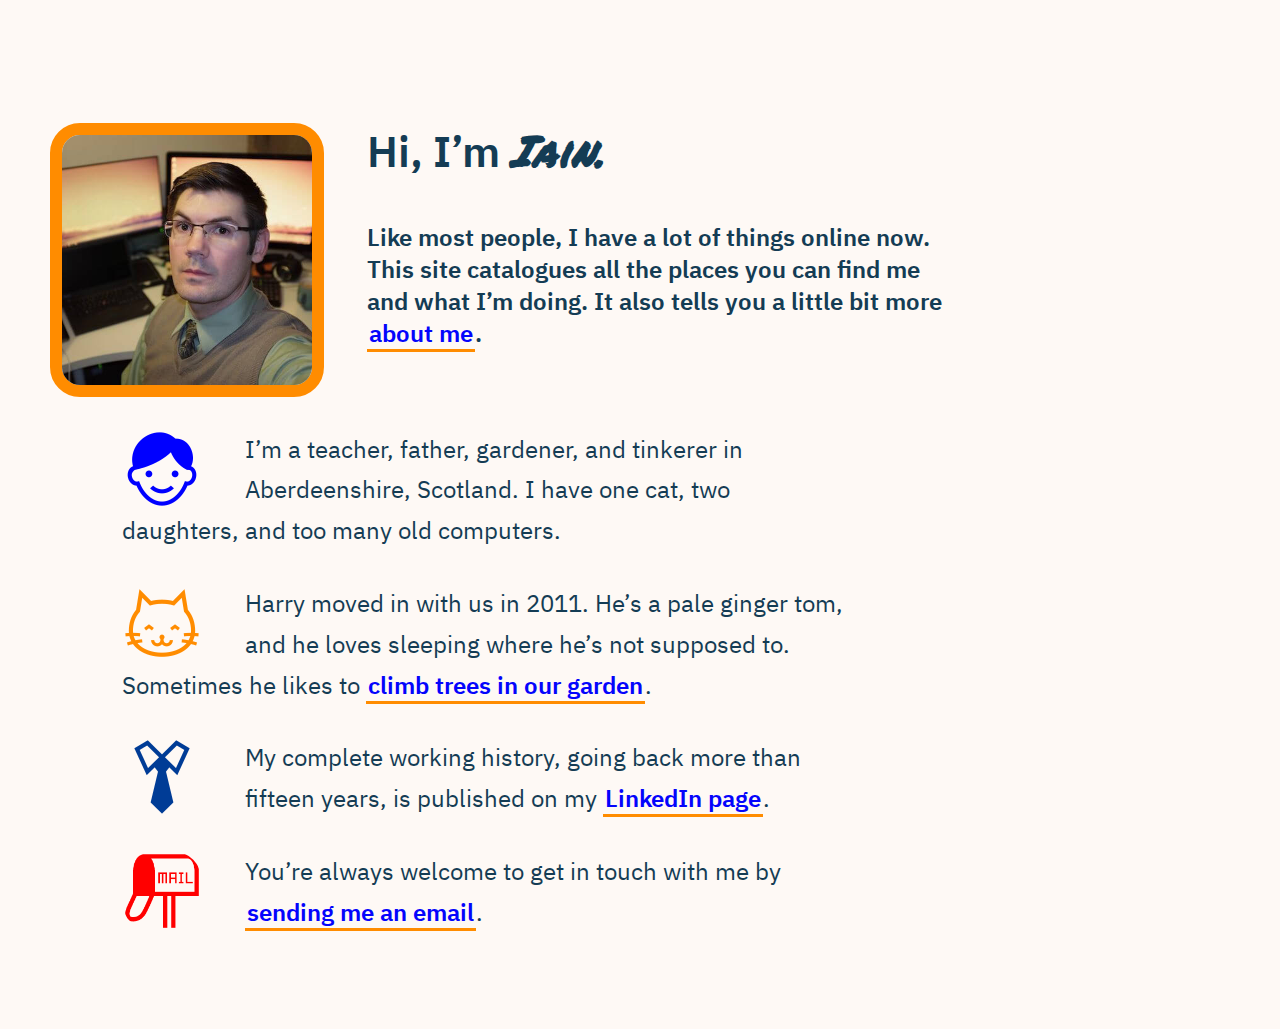
<file: index.html>
<!DOCTYPE html>

<!--                          ........
                      ..:################:.
                   .:#######################:.
                .:#############################.:###:.
              .:######################################:.
            .:###########################################..
           .###############################################'
          .#################################################.
         .###################################################:
        .#####################################################'
        :######################################################
       .#################################'`####################.
       .###############################'   `###################.
       .############################'        `#################.
       .########################'              `###############
        .###################'                    `############.
     .:################'                           `###########:.
    .############'   ....                    ....     `##########.
   .######'        .######.                .######.        `######.
   .#####          :######:                :######:          #####:
   :#####           :####:                  :####:           #####:
    :#####.          ''''                    ''''          .#####:
    `#########:.                                      .:#########'
      '#########.                                    .#########'
         :#######.       .##.            .##.       .#######:
            :#####.    .#######:.    .:#######.    .#####:
             :#####.    `####################'    .#####:
              `#####:.     `##############'     .:#####'
               `######:.      `########'      .:#####'
                 `#######:.                .:#######'
                   `########:.           .:########'
                      `#########################'
                        `:##################:'
                           ``"##########"''                          -->

<html>
<head>
    <meta charset = "utf-8">

    <!-- Uses Chalkboard's 16px-iain.png icon as a favico. 
         Base64 encoded and served inline to reduce HTTP requests.   -->
        <link href = "[data-uri]"
              id   = "favicon"
              rel  = "shortcut icon">



    <title>
        Iain B. Simpson
    </title>
</head>

<body>

    <!-- For ease of initial development, these are two separate files.
         Once it's time to deploy, I'll put these inline to speed up the 
         site by reducing HTTP requests.                             -->
        <link rel="stylesheet" href="styles.css">
        <link rel="stylesheet" href="webfonts.css">

<main>
<div class="landing">

<!-- Uses Chalkboard's poser.jpg as mugshot.
     Base64 encoded and served inline to reduce HTTP requests.       -->
<img class="mugshot"
     src="[data-uri]"
     width="250">

<h3>Hi, I’m <em>Iain.</em></h3>

<h4>Like most people, I have a lot of things online now.  This site
    catalogues all the places you can find me and what I’m doing.  It
    also tells you a little bit more <a href="about.html">about
    me</a>.</h4>


<ul>

<!--
    <li>
        <img src    = "[data-uri]"

             alt    = "Read my most recent post"
             width  = "80"
             height = "80">

        Read my most recent post,
        <a href  = "/"
           title = "Read my latest post">
        “Inclusion in Education”</a>,
        which I published 18th July 2020.
    </li>
-->

    <li>
        <img src    = "[data-uri]"
             alt    = "A little bit more about me"
             width  = "80"
             height = "80">

        I’m a teacher, father, gardener, and tinkerer in Aberdeenshire,
        Scotland. I have one cat, two daughters, and too many old
        computers.

    </li>

    <li>
        <img src    = "[data-uri]"
             alt    = "A little bit more about Harry"
             width  = "80"
             height = "80">

        Harry moved in with us in 2011. He’s a pale ginger tom, and he
        loves sleeping where he’s not supposed to.  Sometimes he likes
        to <a href="harry.jpg" alt="A photo of Harry Simpson">climb
        trees in our garden</a>.

    </li>


    <li>
        <img src    = "[data-uri]"
             width  =  "80"
             height =  "80">

        My complete working history, going back more than fifteen years,
        is published on my
        <a href  = "https://www.linkedin.com/in/ibsimpson/"
           title = "Read about my work history on LinkedIn">LinkedIn page</a>.
    </li>


    <li>
        <img src    = "[data-uri]"
             alt    = "Get in touch by sending me and email"
             width  =  "80"
             height =  "80">

        You’re always welcome to get in touch with me by
        <a href  = "mailto:hello@ibsimpson.com"
           title = "Send me an email">sending me an email</a>.
    </li>

</ul>

</div>

</main>

</body>
</html>
</file>
<file: styles.css>
/*
 *  ______   ______  ______  ______  __      ______  ______  __  __  ______
 * /\  ___\ /\  __ \/\__  _\/\  __ \/\ \    /\  __ \/\  ___\/\ \/\ \/\  ___\
 * \ \ \___ \ \  __ \/_/\ \/\ \  __ \ \ \___\ \ \/\ \ \ \__ \ \ \_\ \ \  __\
 *  \ \_____\\ \_\ \_\ \ \_\ \ \_\ \_\ \_____\ \_____\ \_____\ \_____\ \_____\
 *   \/_____/ \/_/\/_/  \/_/  \/_/\/_/\/_____/\/_____/\/_____/\/_____/\/_____/
 *
 *         A simple, centralised landing page for Iain B. Simpson.
 *                   A catalogue of his online presence.
 */


/*
 *     ██████╗ ██████╗ ██╗      ██████╗ ██╗   ██╗██████╗ ███████╗
 *    ██╔════╝██╔═══██╗██║     ██╔═══██╗██║   ██║██╔══██╗██╔════╝
 *    ██║     ██║   ██║██║     ██║   ██║██║   ██║██████╔╝███████╗
 *    ██║     ██║   ██║██║     ██║   ██║██║   ██║██╔══██╗╚════██║
 *    ╚██████╗╚██████╔╝███████╗╚██████╔╝╚██████╔╝██║  ██║███████║
 *     ╚═════╝ ╚═════╝ ╚══════╝ ╚═════╝  ╚═════╝ ╚═╝  ╚═╝╚══════╝
 *
 *        Catalogue uses an extensive and varied repertoire of
 *       colours, all of which are consolidated and named here.
 */

:root {
/*  It's easier to call these colours using 'var(--Orange-Simpson)' than
 *  to remember all the colour hex codes and try to decipher them while
 *  working on the CSS file itself.  It also means we can update colours
 *  throughout the entire theme with one single change here.
 */

/*  "Isabelline" is the light mode background, taken from Picked. */
    --Isabelline:           #fef9f5;
/*  "Indigo Dye" is the inverse of "Isabelline", and is used as the
 *   Light Mode text and Dark Mode background. */
    --Indigo-Dye:           #143C54;

/*  "Misty Rose" is the dark mode text, taken from Pickled.  It's also
 *  used for metabox and code block backgrounds in Light Mode. */
    --Misty-Rose:           #f9e0d9;
/*  "Midnight Rose" is the inverse of "Misty Rose"; it's used for the
 *  background colour of metaboxes in Dark Mode. */
    --Midnight-Rose:        #061f26;

/*  "Orange B. Simpson" is the colour of the Reflections emoji
 *  (/icons/blog.png) and is used for link underline and hover, and
 *  other colourful and emphasis elements. */
    --Orange-B-Simpson:     #ff8c00;

    --Iain-Blue-Simpson:    #0404fc;

    --Iron-Blue-Simpson:    #0073ff;

/*  "Yellow Head" is the colour of the Iain emoji (/icons/iain.png) when
 *   it's inverted during hover and Dark Mode.  */
    --Yellow-Head:          #ffff02;

/*  "Double Windsor" is the colour of the Tie emoji (/icons/tie.png)
 *   which is used for the LinkedIn header link.  */
    --Double-Windsor:       #043c94;

/*  "Grey Mail" is the colour of the Email emoji (/icons/email.png). */
    --Grey-Mail:            #5c5c5c;
/*  "Pale Mail" is the inverted hover of Grey Mail. */
    --Pale-Mail:            #a3a3a3;

/*  "Homely Red" is the colour of the Home emoji (/icons/home.png). */
    --Homely-Red:           #fc0404;
/*  "Blue Toon" is the inverted hover of Homely Red. */
    --Blue-Toon:            #03fbfb;

/*  "Iain Brown Simpson" is the colour of the privacy emoji
 *   (/icons/privacy.png) */
    --Iain-Brown-Simpson:   #b44c04;
/*  "Blue It" is the inverted hover of Iain Brown Simpson. */
    --Blue-It:              #4bb3fb;

/*  "I. B. Simpsgreen" is the colour of the copyright emoji
 *   (/icons/copyright.png) */
    --I-B-Simpsgreen:       #04c43c;
/*  "Private Purple" is the inverted hover of I. B. Simpsgreen. */
    --Private-Purple:       #fb3bc3;
}


html {
    color: var(--Indigo-Dye);
    background: var(--Isabelline);
    margin-top:    0;
    margin-bottom: 0;
}
    @media (prefers-color-scheme: dark) {
        html {
            background: var(--Indigo-Dye);
            color: var(--Misty-Rose);
            }
        }

body {
    margin: 0;
}

a {
    color: var(--Iain-Blue-Simpson);
    text-decoration: none;
    border-bottom: 3px solid var(--Orange-B-Simpson);
    font-weight: 600;
    padding-left:  2px;
    padding-right: 2px;
}
    a:hover {
        color: var(--Orange-B-Simpson);
    }

    a:active {
        color: var(--Yellow-Head);
        background: var(--Indigo-Dye);
    }
            @media (prefers-color-scheme: dark) {
                main a {
                    filter: invert(100%) !important;
                }
                    main a:hover {
                        filter: invert(100%) !important;
                    }
                    main a:active {
                        filter: invert(100%) !important;
                    }
            }


/*
 *          ██╗  ██╗███████╗ █████╗ ██████╗ ███████╗██████╗
 *          ██║  ██║██╔════╝██╔══██╗██╔══██╗██╔════╝██╔══██╗
 *          ███████║█████╗  ███████║██║  ██║█████╗  ██████╔╝
 *          ██╔══██║██╔══╝  ██╔══██║██║  ██║██╔══╝  ██╔══██╗
 *          ██║  ██║███████╗██║  ██║██████╔╝███████╗██║  ██║
 *          ╚═╝  ╚═╝╚══════╝╚═╝  ╚═╝╚═════╝ ╚══════╝╚═╝  ╚═╝
 */

header {
    font-family: "IBM Plex Sans",
                 "Helvetica",
                 "Arial",
                  sans-serif;
    font-size:    18pt;
/*  When using Sitelen Pona Pona, ligatures need to be disabled or the
 *  text appears inside a chevron.  This is used to deliberate effect
 *  for the post tags. */
    font-variant-ligatures: none;
    background: var(--Isabelline);
    border-bottom: 3px solid var(--Orange-B-Simpson);
    /*  This code is from Caramelised, and is used to pin the site header
     *  to the top of the page when scrolling. */
        width: 100% !important;
        position: fixed;
        z-index:  10;
        display:  flex;
        align-items: center;                    /* Vertical alignment. */
        justify-content: center;              /* Horizontal alignment. */
        flex-wrap: wrap;
}
    @media (prefers-color-scheme: dark) {
        header {
            background: var(--Indigo-Dye);
            border-bottom: 3px solid var(--Iain-Blue-Simpson);
        }
    }

    header a {
    /*  This ensures that *all* links in the header bar have clearance
     *  on the right to space out the icons and links.
     */
        margin-right:   20px;
        padding-top:    15px;
        padding-bottom: 10px;
        padding-right:  10px;
        padding-left:   10px;
        border-bottom:   none;
        text-decoration: none;
    }
        header a:hover img {
            filter: invert(100%) !important;
        }

    header a.header-name {
        color: var(--Orange-B-Simpson);
        font-size: 24pt;
        text-transform: uppercase;
    }
        header a.header-name:hover {
            color: var(--Isabelline);
            background: var(--Orange-B-Simpson);
        }
            @media (prefers-color-scheme: dark) {
                header a.header-name {
                    filter: invert(100%) !important;
                }
                    header a.header-name:hover {
                    /*  The 'color' variable here is a little hacky.
                     *  It's specifically targeted to set the hover
                     *  colour to the *opposite* of Indigo Dye, so that
                     *  when the invert filter applies, it correctly
                     *  displays the hovered text as Indigo Dye.
                     */
                        color: #ebc3ab;
                        filter: invert(100%) !important;
                    }
                    header a.header-name:hover img {
                    /*  This code fixes the face emoji to stop it from
                     *  inverting to a blue against a blue background.
                     *  It now stays yellow on hover.
                     */
                        filter: none !important;
                    }
            }

    header a.header-about {
        color: var(--Iain-Blue-Simpson);
    }
        header a.header-about:hover {
            color: var(--Yellow-Head);
            background: var(--Iain-Blue-Simpson);
        }
            @media (prefers-color-scheme: dark) {
                header a.header-about {
                    filter: invert(100%) !important;
                }
                    header a.header-about:hover {
                        filter: invert(100%) !important;
                    }
            }

    header a.header-blog {
        color: var(--Orange-B-Simpson);
    }
        header a.header-blog:hover {
            color: var(--Iron-Blue-Simpson);
            background: var(--Orange-B-Simpson);
        }
            @media (prefers-color-scheme: dark) {
                header a.header-blog {
                    filter: invert(100%) !important;
                }
                    header a.header-blog:hover {
                        filter: invert(100%) !important;
                    }
            }

    header a.header-resources {
        color: var(--Iain-Blue-Simpson);
    }
        header a.header-resources:hover {
            color: var(--Yellow-Head);
            background: var(--Iain-Blue-Simpson);
        }
            @media (prefers-color-scheme: dark) {
                header a.header-resources {
                    filter: invert(100%) !important;
                }
                    header a.header-resources:hover {
                        filter: invert(100%) !important;
                    }
            }

    header a.header-linkedin {
        color: var(--Double-Windsor);
    }
        header a.header-linkedin:hover {
            color: var(--Isabelline);
            background: var(--Double-Windsor);
        }
            @media (prefers-color-scheme: dark) {
                header a.header-linkedin {
                    filter: invert(100%) !important;
                }
                    header a.header-linkedin:hover {
                        filter: invert(100%) !important;
                    }
            }

    header a.header-email {
        color: var(--Grey-Mail);
    }
        header a.header-email:hover {
            color: var(--Pale-Mail);
            background: var(--Grey-Mail);
        }
            @media (prefers-color-scheme: dark) {
                header a.header-email {
                    filter: invert(100%) !important;
                }
                    header a.header-email:hover {
                        filter: invert(100%) !important;
                    }
            }


/*
 * ███╗   ███╗ █████╗ ██╗███╗   ██╗    ██████╗  ██████╗ ██████╗ ██╗   ██╗
 * ████╗ ████║██╔══██╗██║████╗  ██║    ██╔══██╗██╔═══██╗██╔══██╗╚██╗ ██╔╝
 * ██╔████╔██║███████║██║██╔██╗ ██║    ██████╔╝██║   ██║██║  ██║ ╚████╔╝
 * ██║╚██╔╝██║██╔══██║██║██║╚██╗██║    ██╔══██╗██║   ██║██║  ██║  ╚██╔╝
 * ██║ ╚═╝ ██║██║  ██║██║██║ ╚████║    ██████╔╝╚██████╔╝██████╔╝   ██║
 * ╚═╝     ╚═╝╚═╝  ╚═╝╚═╝╚═╝  ╚═══╝    ╚═════╝  ╚═════╝ ╚═════╝    ╚═╝
 */

main {
    font-family: "IBM Plex Sans",
                  sans-serif;
    font-weight:  400;
    font-size:     14pt;
    line-height:  160%;
    margin-left:   50px;
    margin-right:  50px;
    margin-bottom: 40px;
    padding-top: 80px;
}


h2 {
    font-family: "sitelen-pona-pona",
                 "IBM Plex Sans",
                 "Helvetica",
                 "Arial",
                  sans-serif;
    font-size:    24pt;
    font-weight:  bold;
    font-variant-ligatures: none;
}


p.post-tags {
    font-family: "sitelen-pona-pona",
                 "IBM Plex Sans",
                 "Helvetica",
                 "Arial",
                  sans-serif;
    font-size:    16pt;
    font-variant-ligatures: none;
}

a.post-tags-link {
    font-family: "sitelen-pona-pona",
                 "IBM Plex Sans",
                 "Helvetica",
                 "Arial",
                  sans-serif;
    font-feature-settings: "liga" 1;
    color: var(--Iain-Blue-Simpson);
    border-bottom: none;
}
    a.post-tags-link:hover {
        color: var(--Orange-B-Simpson);
        font-family: "sitelen-pona-pona",
                     "IBM Plex Sans",
                     "Helvetica",
                     "Arial",
                      sans-serif;
        font-feature-settings: "liga" 1;
    }
    a.post-tags-link:active {
        background: none;
    }

p + p {
    text-indent: 28pt;
    margin-top: -10pt;
}

blockquote {
    font-style:    italic;
    padding-left:  24pt;
    padding-right: 24pt;
    opacity:       0.85;
    border-left: 12px solid var(--Orange-B-Simpson);
}
    @media (prefers-color-scheme: dark) {
        blockquote {
            border-left: 12px solid var(--Iain-Blue-Simpson);
        }
    }
    blockquote em {
    /*  This code makes <em>phasised text within a blockquote appear
     *  as roman, since the main body of the quote is italic.
     */
        font-style: normal;
    }


code {
    font-family:  "Fira Mono",
                   monospace;
    font-weight:   500;
    background:    var(--Misty-Rose);
    padding-left:  4px;
    padding-right: 4px;
}
    @media (prefers-color-scheme: dark) {
        code {
           background: var(--Grey-Mail);
        }
    }

pre {
    font-family: "Fira Mono",
                  monospace;
    font-weight:  500;
    background:   var(--Misty-Rose);
    padding:      10px;
}
    @media (prefers-color-scheme: dark) {
        pre {
           background: var(--Grey-Mail);
        }
    }

/*
 * ███╗   ███╗███████╗████████╗ █████╗ ██████╗  ██████╗ ██╗  ██╗███████╗███████╗
 * ████╗ ████║██╔════╝╚══██╔══╝██╔══██╗██╔══██╗██╔═══██╗╚██╗██╔╝██╔════╝██╔════╝
 * ██╔████╔██║█████╗     ██║   ███████║██████╔╝██║   ██║ ╚███╔╝ █████╗  ███████╗
 * ██║╚██╔╝██║██╔══╝     ██║   ██╔══██║██╔══██╗██║   ██║ ██╔██╗ ██╔══╝  ╚════██║
 * ██║ ╚═╝ ██║███████╗   ██║   ██║  ██║██████╔╝╚██████╔╝██╔╝ ██╗███████╗███████║
 * ╚═╝     ╚═╝╚══════╝   ╚═╝   ╚═╝  ╚═╝╚═════╝  ╚═════╝ ╚═╝  ╚═╝╚══════╝╚══════╝
 *      Styles for the two types of metabox: infobox and download-box.
 */

.infobox {
/*  At present, there's absolutely no difference between the two metabox
 *  classes ('infobox' and 'download-box'): the code is identical and
 *  they display identically.  I added the duplicate code for
 *  flexibility later on.  The download-box code snippets call the
 *  download-box class, and the infobox snippets call the infobox class.
 *  With this in place, it means that we can change the design of the
 *  download- or infobox later without changing the appearance of the
 *  other metabox or having to do any search-and-replace.
 */
    border: 4px solid var(--Orange-B-Simpson);
    border-left: 12px solid var(--Orange-B-Simpson);
    padding: 12pt;
    margin:  24pt;
    text-indent: 0;
    font-style: normal;      /* Cancels out blockquote's italic text. */
    background: var(--Misty-Rose);
    min-height: 80px;                 /* Gives the icon enough space. */
    clear: left;
    opacity: 1;     /* Cancels out blockquote's partial transparency. */
}
    @media (prefers-color-scheme: dark) {
        .infobox {
            border: 4px solid var(--Iain-Blue-Simpson);
            border-left: 12px solid var(--Iain-Blue-Simpson);
            background: var(--Midnight-Rose);
        }
    }
    .infobox img {
        padding-right: 12pt;
        float:  left;
        border: none;
    }
        @media (prefers-color-scheme: dark) {
            .infobox img {
                filter: invert(100%) !important;
            }
        }

.download-box {
    border: 4px solid var(--Orange-B-Simpson);
    border-left: 12px solid var(--Orange-B-Simpson);
    padding: 12pt;
    margin:  24pt;
    text-indent: 0;
    font-style: normal;      /* Cancels out blockquote's italic text. */
    background: var(--Misty-Rose);
    min-height: 80px;                 /* Gives the icon enough space. */
    clear: left;
    opacity: 1;     /* Cancels out blockquote's partial transparency. */
}
    @media (prefers-color-scheme: dark) {
        .download-box {
            border: 4px solid var(--Iain-Blue-Simpson);
            border-left: 12px solid var(--Iain-Blue-Simpson);
            background: var(--Midnight-Rose);
        }
    }
    .download-box img {
        padding-right: 12pt;
        float:  left;
        border: none;
    }
        @media (prefers-color-scheme: dark) {
            .download-box img {
                filter: invert(100%) !important;
            }
        }

/*  Change text-selection colour to "Yellow Head", which is the colour
 *  the Iain emoji (/icons/iain.png) when it's inverted during hover and
 *  Dark Mode.  From: https://www.w3schools.com/cssref/sel_selection.asp
 */
::selection {
    background: var(--Yellow-Head);
}
    @media (prefers-color-scheme: dark) {
        ::selection {
            background: var(--Iain-Blue-Simpson);
        }
    }


/*
 *        ███████╗ ██████╗  ██████╗ ████████╗███████╗██████╗
 *        ██╔════╝██╔═══██╗██╔═══██╗╚══██╔══╝██╔════╝██╔══██╗
 *        █████╗  ██║   ██║██║   ██║   ██║   █████╗  ██████╔╝
 *        ██╔══╝  ██║   ██║██║   ██║   ██║   ██╔══╝  ██╔══██╗
 *        ██║     ╚██████╔╝╚██████╔╝   ██║   ███████╗██║  ██║
 *        ╚═╝      ╚═════╝  ╚═════╝    ╚═╝   ╚══════╝╚═╝  ╚═╝
 */

footer {
    font-family: "IBM Plex Sans",
                 "Helvetica",
                  sans-serif;
    font-size:    18pt;
    font-weight:  bold;
    font-variant-ligatures: none;
    text-align:   center;
    align-items:  center;                      /* Vertical alignment. */
    border-top:   3px solid var(--Orange-B-Simpson);
    padding-top: 10px;
    border-bottom: 3px solid var(--Orange-B-Simpson);
    padding-bottom: 10px;
    margin-bottom:  20px;
}
    @media (prefers-color-scheme: dark) {
        footer {
            background: var(--Indigo-Dye);
            border-top:    3px solid var(--Iain-Blue-Simpson);
            border-bottom: 3px solid var(--Iain-Blue-Simpson);
        }
    }

    footer a {
    /*  This ensures that *all* links in the footer bar have clearance
     *  on the right to space out the icons and links.
     */
        margin-right:   20px;
        padding-left:    5px;
        padding-top:    15px;
        padding-bottom: 10px;
        padding-right:  10px;
        padding-left:   10px;
        border-bottom:   none;
        text-decoration: none;
    }
        footer a:hover {
            padding-top: 20px;
        }

        footer a:hover img {
            filter: invert(100%) !important;
        }

    footer a.footer-home {
        color: var(--Homely-Red);
    }
        footer a.footer-home:hover {
            color: var(--Blue-Toon);
            background: var(--Homely-Red);
        }
            @media (prefers-color-scheme: dark) {
                footer a.footer-home {
                    filter: invert(100%) !important;
                }
                    footer a.footer-home:hover {
                        filter: invert(100%) !important;
                    }
            }

    footer a.footer-privacy {
        color: var(--Iain-Brown-Simpson);
    }
        footer a.footer-privacy:hover {
            color: var(--Blue-It);
            background: var(--Iain-Brown-Simpson);
        }
            @media (prefers-color-scheme: dark) {
                footer a.footer-privacy {
                    filter: invert(100%) !important;
                }
                    footer a.footer-privacy:hover {
                        filter: invert(100%) !important;
                    }
            }

    footer a.footer-copyright {
        color: var(--I-B-Simpsgreen);
    }
        footer a.footer-copyright:hover {
            color: var(--Private-Purple);
            background: var(--I-B-Simpsgreen);
        }
            @media (prefers-color-scheme: dark) {
                footer a.footer-copyright {
                    filter: invert(100%) !important;
                }
                    footer a.footer-copyright:hover {
                        filter: invert(100%) !important;
                    }
            }


/*
 *      ██╗      █████╗ ███╗   ██╗██████╗ ██╗███╗   ██╗ ██████╗
 *      ██║     ██╔══██╗████╗  ██║██╔══██╗██║████╗  ██║██╔════╝
 *      ██║     ███████║██╔██╗ ██║██║  ██║██║██╔██╗ ██║██║  ███╗
 *      ██║     ██╔══██║██║╚██╗██║██║  ██║██║██║╚██╗██║██║   ██║
 *      ███████╗██║  ██║██║ ╚████║██████╔╝██║██║ ╚████║╚██████╔╝
 *      ╚══════╝╚═╝  ╚═╝╚═╝  ╚═══╝╚═════╝ ╚═╝╚═╝  ╚═══╝ ╚═════╝
 *
 *      Styles for the Landing page.  I cheated and reused these
 *     for the About page too, but didn't rename the CSS classes.
 */

.landing {
    font-size:    18pt;
    line-height: 170%;
    max-width:    64ch;
}

.landing code {
    background: none;
}

.landing img {
    float:  left;
    border: 12px solid var(--Orange-B-Simpson);
    margin-right: 32pt;
    border-radius: 30px;
}
    @media (prefers-color-scheme: dark) {
        .landing img {
            border: 12px solid var(--Iain-Blue-Simpson);
            opacity: 0.75;         /* Softens the image in dark mode. */
        }
    }

.landing h3 {
    font-size:    32pt;
    line-height:  42pt;
    max-width:    34ch;
}
    .landing h3 em {
        font-family: "Permanent Marker",
                      cursive;
    }

.landing h4 {
    font-weight:  700;
    font-size:     18pt;
    line-height:   24pt;
    max-width:     64ch;
}

.landing ul {
    margin-top:    24pt;
    margin-bottom: 48pt;
    float:         left;
}
    .landing li {
        list-style:     none;
        padding-left:   24pt;
        padding-bottom: 24pt;
        max-width:      52ch;
        clear:          both;
    }
        .landing li img {
        /*  This is needed to remove the border that's set above to add
         *  the border to the headshot.
         */
            border: none;
        }
            @media (prefers-color-scheme: dark) {
                .landing li img {
                    filter: invert(100%) !important;
                    opacity: 1.0;
                }
            }


/*
 *    ██╗  ██╗ ██████╗ ██╗  ██╗    ██████╗  █████╗  ██████╗ ███████╗
 *    ██║  ██║██╔═████╗██║  ██║    ██╔══██╗██╔══██╗██╔════╝ ██╔════╝
 *    ███████║██║██╔██║███████║    ██████╔╝███████║██║  ███╗█████╗
 *    ╚════██║████╔╝██║╚════██║    ██╔═══╝ ██╔══██║██║   ██║██╔══╝
 *         ██║╚██████╔╝     ██║    ██║     ██║  ██║╚██████╔╝███████╗
 *         ╚═╝ ╚═════╝      ╚═╝    ╚═╝     ╚═╝  ╚═╝ ╚═════╝ ╚══════╝
 *
 *     Styles for the 404 page.  You can't name a CSS class using
 *     numbers, so I settled for the more descriptive "i-am-lost".
 */

.i-am-lost {
    font-size:    24pt;
    line-height: 170%;
    max-width:    40ch;
}
    .i-am-lost em {
        font-family: "Permanent Marker",
                      cursive;
        font-size: 32pt;
    }

.i-am-lost img {
    float:  left;
    margin-right: 32pt;
    border: 0;
}
    @media (prefers-color-scheme: dark) {
        .i-am-lost img {
            filter: invert(100%) !important;
        }
    }

.i-am-lost ul {
    font-size:     18pt;
    margin-top:    24pt;
    margin-bottom: 48pt;
    float:         left;
}
    .i-am-lost li {
        list-style:     none;
        line-height:   170%;
        padding-left:   24pt;
        padding-bottom: 24pt;
        max-width:      52ch;
        clear:          both;
    }
</file>
<file: webfonts.css>
/*
 *
 *  ██╗    ██╗███████╗██████╗     ███████╗ ██████╗ ███╗   ██╗████████╗███████╗
 *  ██║    ██║██╔════╝██╔══██╗    ██╔════╝██╔═══██╗████╗  ██║╚══██╔══╝██╔════╝
 *  ██║ █╗ ██║█████╗  ██████╔╝    █████╗  ██║   ██║██╔██╗ ██║   ██║   ███████╗
 *  ██║███╗██║██╔══╝  ██╔══██╗    ██╔══╝  ██║   ██║██║╚██╗██║   ██║   ╚════██║
 *  ╚███╔███╔╝███████╗██████╔╝    ██║     ╚██████╔╝██║ ╚████║   ██║   ███████║
 *   ╚══╝╚══╝ ╚══════╝╚═════╝     ╚═╝      ╚═════╝ ╚═╝  ╚═══╝   ╚═╝   ╚══════╝
 *
 *                 IBSIMPSON.COM serves all its own webfonts.
 *              These are used in accordance with their licenses.
 *                License details are included in this CSS file.
 */

/*
 *  ╦╔╗ ╔╦╗  ╔═╗╦  ╔═╗═╗ ╦  ╔═╗╔═╗╔╗╔╔═╗
 *  ║╠╩╗║║║  ╠═╝║  ║╣ ╔╩╦╝  ╚═╗╠═╣║║║╚═╗
 *  ╩╚═╝╩ ╩  ╩  ╩═╝╚═╝╩ ╚═  ╚═╝╩ ╩╝╚╝╚═╝
 *  IBM Plex Serif is the main font used on IBSIMPSON.COM.
 *
 *  To decrease loading times, this font has been split into Latin and
 *  Latin Extended subsets.  These are called as needed by the browser.
 *
 *  You can read more about this font and its design at IBM's website:
 *  https://www.ibm.com/plex/
 *
 *  This font was made for IBM by Mike Abbink and Bold Monday, and is
 *  licensed under the SIL Open Font License:
 *  https://scripts.sil.org/cms/scripts/page.php?item_id=OFL_web
 *
 *  This license does not extend to any other parts of this website.
 */

@font-face {
/*  Latin subset of IBM Plex Sans. */
    font-family: 'IBM Plex Sans';
    font-style:   normal;
    font-weight:  400;
    font-display: swap;
    src: local('IBM Plex Sans'),
         local('IBM Plex Sans'),
         url(fonts/ibm-plex-sans/400-latin.woff2) format('woff2'),
         url(fonts/ibm-plex-sans/400-latin.woff)  format('woff'),
         url(fonts/ibm-plex-sans/400-latin.ttf)   format('truetype'),
         url(fonts/ibm-plex-sans/400-latin.eot)   format('embedded-opentype');
    unicode-range: U+0000-00FF, U+0131, U+0152-0153, U+02BB-02BC, U+02C6,
                   U+02DA, U+02DC, U+2000-206F, U+2074, U+20AC, U+2122,
                   U+2191, U+2193, U+2212, U+2215, U+FEFF, U+FFFD;
}

@font-face {
/*  Latin subset of IBM Plex Sans Regular. */
    font-family: 'IBM Plex Sans';
    font-style:   normal;
    font-weight:  600;
    font-display: swap;
    src: local('IBM Plex Sans Semibold'),
         local('IBM Plex Sans-Semibold'),
         url(fonts/ibm-plex-sans/600-latin.woff2) format('woff2'),
         url(fonts/ibm-plex-sans/600-latin.woff)  format('woff'),
         url(fonts/ibm-plex-sans/600-latin.ttf)   format('truetype'),
         url(fonts/ibm-plex-sans/600-latin.eot)   format('embedded-opentype');
    unicode-range: U+0000-00FF, U+0131, U+0152-0153, U+02BB-02BC, U+02C6,
                   U+02DA, U+02DC, U+2000-206F, U+2074, U+20AC, U+2122,
                   U+2191, U+2193, U+2212, U+2215, U+FEFF, U+FFFD;
}


/*
 *  ╔═╗╔═╗╦═╗╔╦╗╔═╗╔╗╔╔═╗╔╗╔╔╦╗  ╔╦╗╔═╗╦═╗╦╔═╔═╗╦═╗
 *  ╠═╝║╣ ╠╦╝║║║╠═╣║║║║╣ ║║║ ║   ║║║╠═╣╠╦╝╠╩╗║╣ ╠╦╝
 *  ╩  ╚═╝╩╚═╩ ╩╩ ╩╝╚╝╚═╝╝╚╝ ╩   ╩ ╩╩ ╩╩╚═╩ ╩╚═╝╩╚═
 *  Permanent Marker is the handwritten font used for some titles.
 *
 *  Permanent Marker is licensed under the Apache License, Version 2.0:
 *  http://www.apache.org/licenses/LICENSE-2.0
 *
 *  This license does not extend to any other parts of this website.
*/

@font-face {
/*  Latin subset of Permanent Marker. */
    font-family: 'Permanent Marker';
    font-style: normal;
    font-weight: 400;
    font-display: swap;
    src: local('Permanent Marker Regular'),
         local('PermanentMarker-Regular'),
         url(fonts/permanent-marker/400.woff2) format('woff2'),
         url(fonts/permanent-marker/400.woff)  format('woff'),
         url(fonts/permanent-marker/400.ttf)   format('truetype'),
         url(fonts/permanent-marker/400.eot)   format('embedded-opentype');
}
</file>
